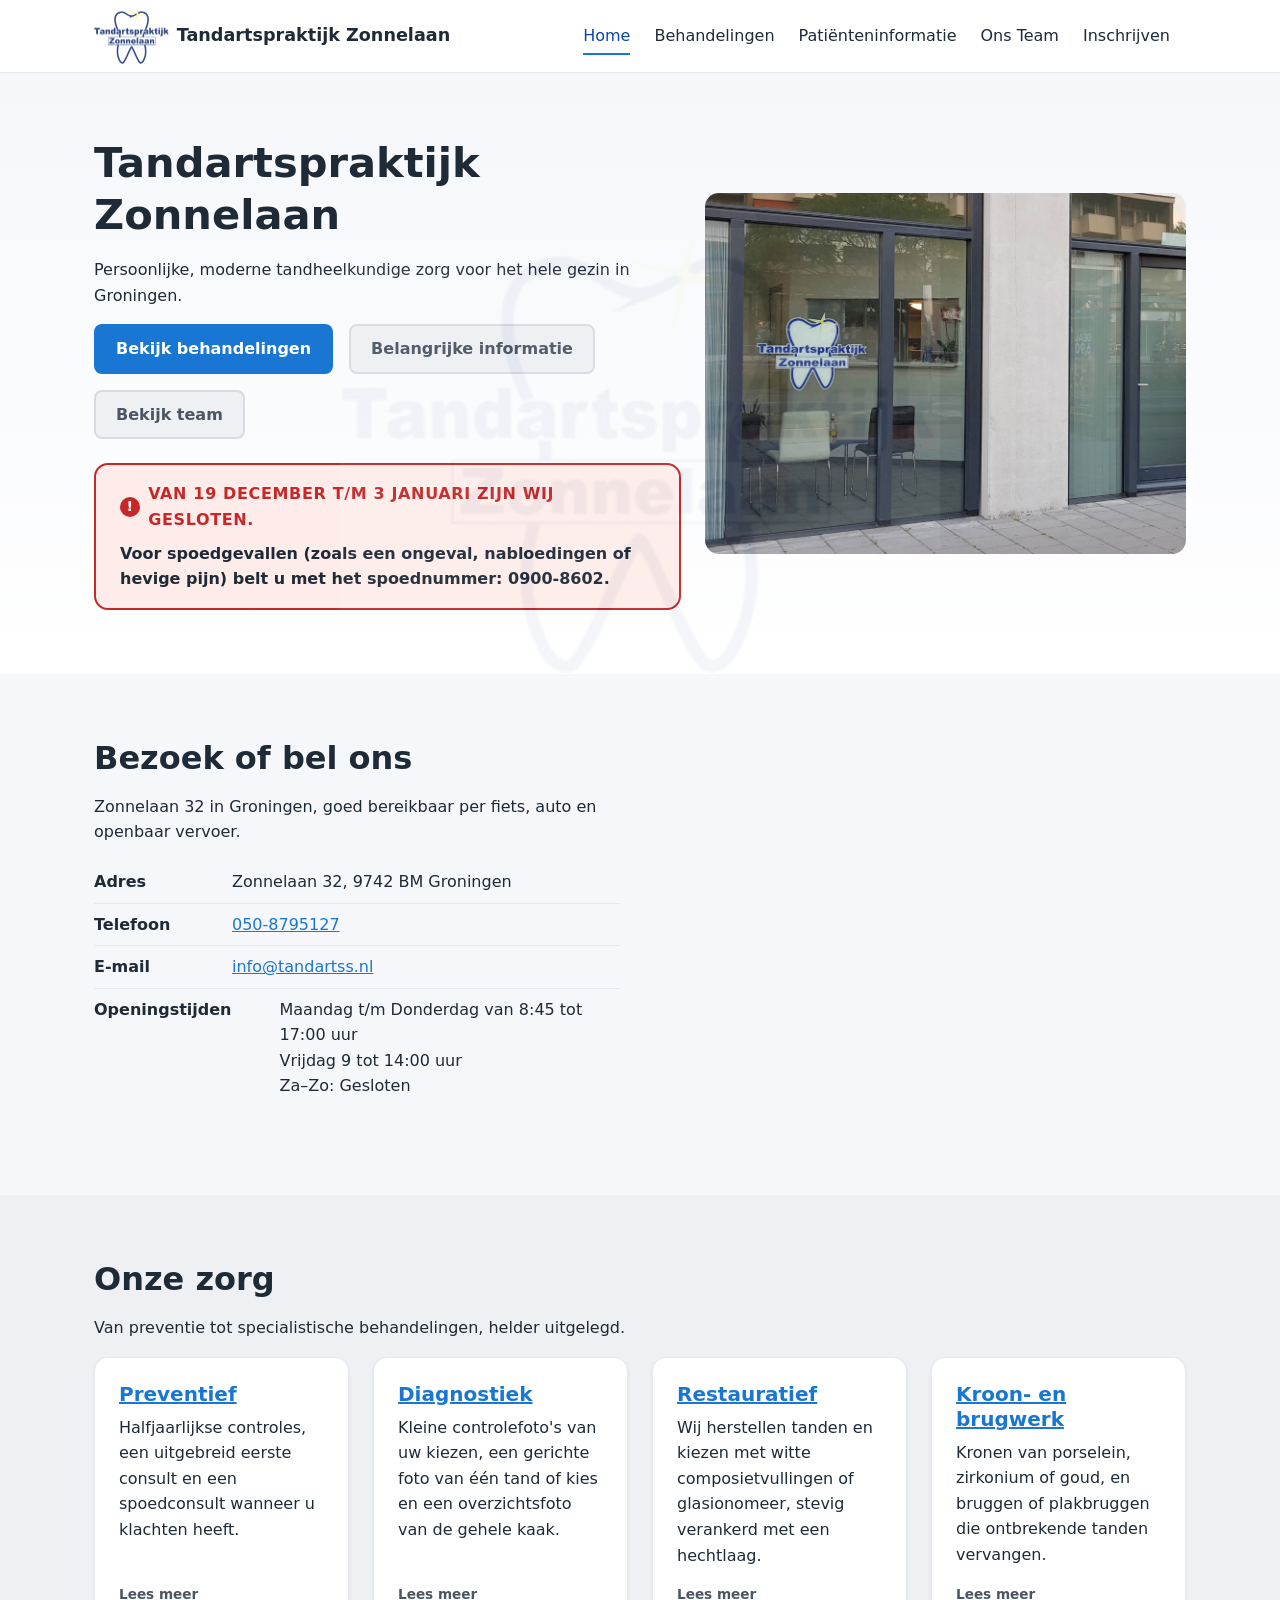
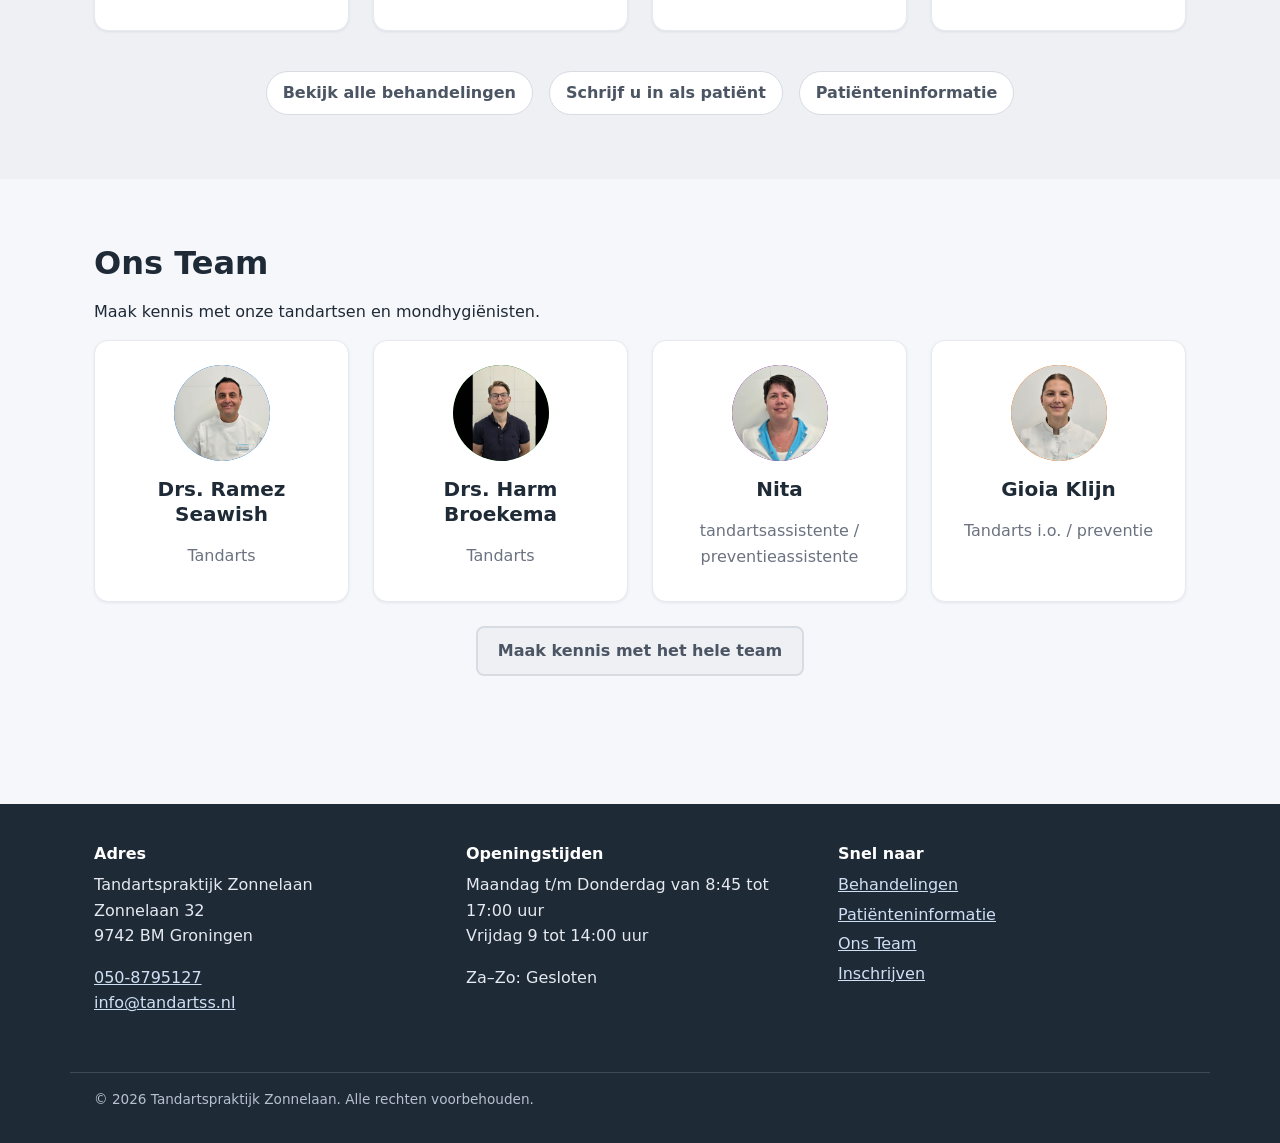
<file: index.html>
<!doctype html>
<html lang="nl">
  <head>
    <meta charset="UTF-8" />
    <meta name="viewport" content="width=device-width, initial-scale=1.0" />
    <title>Tandartspraktijk Zonnelaan - Home</title>
    <meta
      name="description"
      content="Tandartspraktijk Zonnelaan in Groningen: persoonlijke tandheelkundige zorg voor het hele gezin."
    />
    <link
      rel="icon"
      href="images/assets/zonnelaan-logo.jpg"
      type="image/jpeg"
    />
    <link rel="stylesheet" href="css/tokens.css" />
    <link rel="stylesheet" href="css/layout.css" />
    <link rel="stylesheet" href="css/components.css" />
    <link rel="stylesheet" href="css/pages.css" />
  </head>
  <body class="page-home">
    <header class="site-header">
      <div class="container header-inner">
        <a class="brand" href="index.html">
          <img
            class="brand-mark"
            src="images/assets/zonnelaan-logo.png"
            width="1200"
            height="899"
            alt=""
            aria-hidden="true"
          />
          <span>Tandartspraktijk Zonnelaan</span>
        </a>

        <nav aria-label="Hoofdnavigatie">
          <ul class="nav-list">
            <li>
              <a class="nav-link active" aria-current="page" href="index.html">
                Home
              </a>
            </li>
            <li>
              <a class="nav-link" href="treatments.html">Behandelingen</a>
            </li>
            <li>
              <a class="nav-link" href="patient-information.html">
                Patiënteninformatie
              </a>
            </li>
            <li>
              <a class="nav-link" href="team.html">Ons Team</a>
            </li>
            <li>
              <a class="nav-link" href="register.html">Inschrijven</a>
            </li>
          </ul>
        </nav>

        <div class="header-actions">
          <button
            type="button"
            class="hamburger-btn"
            aria-expanded="false"
            aria-controls="mobile-nav-panel"
            aria-label="Menu openen of sluiten"
          >
            <span class="bar"></span>
          </button>
        </div>
      </div>

      <nav
        id="mobile-nav-panel"
        class="mobile-nav-panel container"
        hidden
        aria-label="Mobiele navigatie"
      >
        <ul>
          <li>
            <a class="nav-link active" aria-current="page" href="index.html">
              Home
            </a>
          </li>
          <li>
            <a class="nav-link" href="treatments.html">Behandelingen</a>
          </li>
          <li>
            <a class="nav-link" href="patient-information.html">
              Patiënteninformatie
            </a>
          </li>
          <li>
            <a class="nav-link" href="team.html">Ons Team</a>
          </li>
          <li>
            <a class="nav-link" href="register.html">Inschrijven</a>
          </li>
        </ul>
      </nav>
    </header>

    <main id="main">
      <section class="hero">
        <div class="container hero-inner">
          <div>
            <h1 class="js-hero-title">Tandartspraktijk Zonnelaan</h1>
            <p class="js-hero-subtitle">
              Persoonlijke, moderne tandheelkundige zorg voor het hele gezin in
              Groningen.
            </p>
            <div class="hero-actions">
              <a class="btn btn-primary" href="#services">
                Bekijk behandelingen
              </a>
              <a class="btn btn-secondary" href="patient-information.html">
                Belangrijke informatie
              </a>
              <a class="btn btn-secondary" href="#team">Bekijk team</a>
            </div>
            <!-- Optional notice, filled in by js/home.js from
                 content/index.json (notice_title / notice). Stays hidden
                 when both are empty. -->
            <div class="callout callout--danger hero-notice" role="status" hidden>
              <p class="hero-notice-title js-notice-title" hidden></p>
              <p class="hero-notice-text js-notice" hidden></p>
            </div>
          </div>
          <img
            class="hero-art"
            src="images/assets/zonnelaan-front-2.png"
            alt=""
            aria-hidden="true"
          />
        </div>
      </section>

      <section class="section" id="location">
        <div class="container">
          <div class="location-grid">
            <div class="location-info">
              <h2 class="js-location-title">Bezoek of bel ons</h2>
              <p class="js-location-subtitle">
                Zonnelaan 32 in Groningen, goed bereikbaar per fiets, auto en
                openbaar vervoer.
              </p>

              <dl class="location-details">
                <li>
                  <dt>Adres</dt>
                  <dd class="js-address">Zonnelaan 32, 9742 BM Groningen</dd>
                </li>
                <li>
                  <dt>Telefoon</dt>
                  <dd>
                    <a class="js-phone" href="tel:0508795127">050-8795127</a>
                  </dd>
                </li>
                <li>
                  <dt>E-mail</dt>
                  <dd>
                    <a class="js-email" href="mailto:info@tandartss.nl">
                      info@tandartss.nl
                    </a>
                  </dd>
                </li>
                <li>
                  <dt>Openingstijden</dt>
                  <dd>
                    <span class="multiline js-hours-weekday">Maandag t/m Donderdag van 8:45 tot 17:00 uur</span>
                    <br />
                    <span class="multiline js-hours-weekend">Za–Zo: Gesloten</span>
                  </dd>
                </li>
              </dl>
            </div>

            <div class="location-map">
              <iframe
                class="map-embed"
                src="https://www.google.com/maps?q=Zonnelaan+32,+9742+BM+Groningen&output=embed"
                loading="lazy"
                referrerpolicy="no-referrer-when-downgrade"
                title="Kaart naar Zonnelaan 32, Groningen"
              ></iframe>
            </div>
          </div>
        </div>
      </section>

      <section class="section section--alt" id="services">
        <div class="container">
          <h2 class="js-services-title">Onze zorg</h2>
          <p class="js-services-subtitle">
            Van preventie tot specialistische behandelingen, helder uitgelegd.
          </p>

          <!-- Title + link follow the first 4 categories of
               content/treatments.json, text comes from service_N_text in
               content/index.json; both filled in by js/home.js. The markup
               below is only the fallback before the content loads. -->
          <div class="card-grid card-grid--4">
            <a class="card service-card js-service-card" href="treatments.html#preventief">
              <h3 class="js-service-title">Preventief</h3>
              <p class="js-service-text">
                Halfjaarlijkse controles, een uitgebreid eerste consult en een
                spoedconsult wanneer u klachten heeft.
              </p>
              <span>Lees meer</span>
            </a>
            <a class="card service-card js-service-card" href="treatments.html#diagnostiek">
              <h3 class="js-service-title">Diagnostiek</h3>
              <p class="js-service-text">
                Kleine controlefoto's van uw kiezen, een gerichte foto van één
                tand of kies en een overzichtsfoto van de gehele kaak.
              </p>
              <span>Lees meer</span>
            </a>
            <a class="card service-card js-service-card" href="treatments.html#restauratief">
              <h3 class="js-service-title">Restauratief</h3>
              <p class="js-service-text">
                Wij herstellen tanden en kiezen met witte composietvullingen of
                glasionomeer, stevig verankerd met een hechtlaag.
              </p>
              <span>Lees meer</span>
            </a>
            <a class="card service-card js-service-card" href="treatments.html#kroon-en-brugwerk">
              <h3 class="js-service-title">Kroon- en brugwerk</h3>
              <p class="js-service-text">
                Kronen van porselein, zirkonium of goud, en bruggen of plakbruggen
                die ontbrekende tanden vervangen.
              </p>
              <span>Lees meer</span>
            </a>
          </div>

          <div class="explore-links">
            <a class="explore-link" href="treatments.html">
              Bekijk alle behandelingen
            </a>
            <a class="explore-link" href="register.html">
              Schrijf u in als patiënt
            </a>
            <a class="explore-link" href="patient-information.html">
              Patiënteninformatie
            </a>
          </div>
        </div>
      </section>

      <section class="section" id="team">
        <div class="container">
          <h2 class="js-team-title">Ons Team</h2>
          <p class="js-team-subtitle">
            Maak kennis met onze tandartsen en mondhygiënisten.
          </p>

          <div class="card-grid card-grid--4" id="staff-preview-grid">
            <!-- Up to 4 cards are cloned from this template and filled in by
                 js/home.js from content/our-team.json (same source as team.html,
                 editable via Pages CMS). -->
            <template id="staff-preview-card-template">
              <div class="card staff-card">
                <div class="avatar" aria-hidden="true"></div>
                <h3 class="js-name"></h3>
                <p class="staff-role js-role"></p>
              </div>
            </template>
          </div>

          <div class="section-cta">
            <a class="btn btn-secondary" href="team.html">
              Maak kennis met het hele team
            </a>
          </div>
        </div>
      </section>
    </main>

    <footer class="site-footer">
      <div class="container footer-grid">
        <div>
          <h3>Adres</h3>
          <p>
            Tandartspraktijk Zonnelaan
            <br />
            Zonnelaan 32
            <br />
            9742 BM Groningen
          </p>
          <p>
            <a href="tel:0508795127">050-8795127</a>
            <br />
            <a href="mailto:info@tandartss.nl">info@tandartss.nl</a>
          </p>
        </div>
        <div>
          <h3>Openingstijden</h3>
          <p class="multiline js-hours-weekday">Maandag t/m Donderdag van 8:45 tot 17:00 uur</p>
          <p class="multiline js-hours-weekend">Za–Zo: Gesloten</p>
        </div>
        <div>
          <h3>Snel naar</h3>
          <ul>
            <li>
              <a href="treatments.html">Behandelingen</a>
            </li>
            <li>
              <a href="patient-information.html">Patiënteninformatie</a>
            </li>
            <li><a href="team.html">Ons Team</a></li>
            <li><a href="register.html">Inschrijven</a></li>
          </ul>
        </div>
      </div>
      <div class="container footer-bottom">
        <p>© 2026 Tandartspraktijk Zonnelaan. Alle rechten voorbehouden.</p>
      </div>
    </footer>

    <script src="js/nav.js" defer></script>
    <script src="js/opening-hours.js" defer></script>
    <script src="js/accordion.js" defer></script>
    <script src="js/home.js" defer></script>
  </body>
</html>
</file>
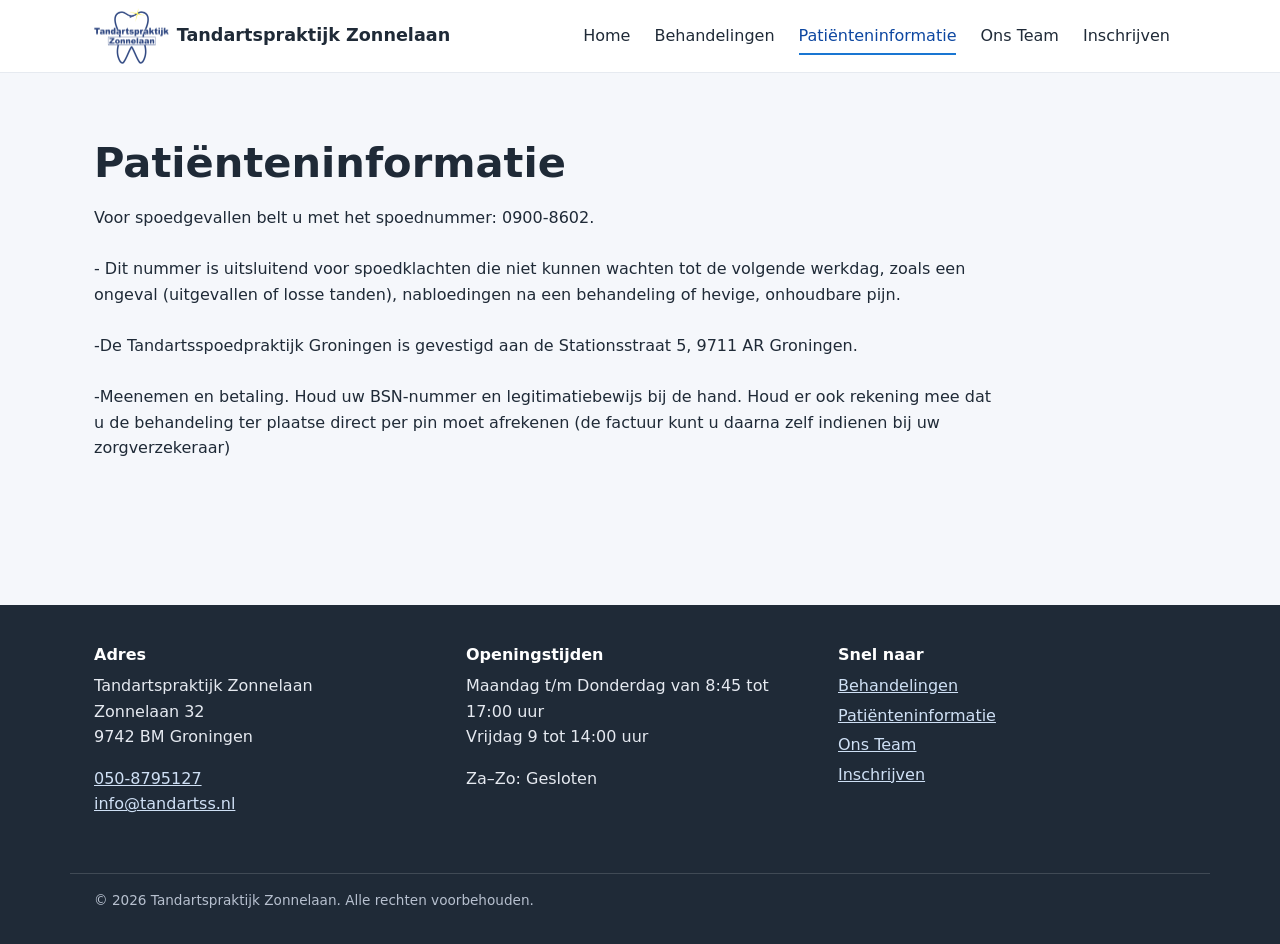
<file: patient-information.html>
<!doctype html>
<html lang="nl">
  <head>
    <meta charset="UTF-8" />
    <meta name="viewport" content="width=device-width, initial-scale=1.0" />
    <title>Tandartspraktijk Zonnelaan - Patiënteninformatie</title>
    <meta
      name="description"
      content="Wat te doen bij een tandheelkundige noodsituatie, en informatie over NZa-tarieven, aanvullende tandartsverzekering en rechtstreekse facturatie bij Tandartspraktijk Zonnelaan."
    />
    <link rel="icon" href="images/assets/zonnelaan-logo.jpg" type="image/jpeg" />
    <link rel="stylesheet" href="css/tokens.css" />
    <link rel="stylesheet" href="css/layout.css" />
    <link rel="stylesheet" href="css/components.css" />
    <link rel="stylesheet" href="css/pages.css" />
  </head>
  <body>
    <header class="site-header">
      <div class="container header-inner">
        <a class="brand" href="index.html">
          <img
            class="brand-mark"
            src="images/assets/zonnelaan-logo.png"
            width="1200"
            height="899"
            alt=""
            aria-hidden="true"
          />
          <span>Tandartspraktijk Zonnelaan</span>
        </a>

        <nav aria-label="Hoofdnavigatie">
          <ul class="nav-list">
            <li>
              <a class="nav-link" href="index.html">
                Home
              </a>
            </li>
            <li>
              <a
                class="nav-link"
                href="treatments.html"
              >
                Behandelingen
              </a>
            </li>
            <li>
              <a
                class="nav-link active"
                aria-current="page"
                href="patient-information.html"
              >
                Patiënteninformatie
              </a>
            </li>
            <li>
              <a class="nav-link" href="team.html">
                Ons Team
              </a>
            </li>
            <li>
              <a
                class="nav-link"
                href="register.html"
              >
                Inschrijven
              </a>
            </li>
          </ul>
        </nav>

        <div class="header-actions">
          <button
            type="button"
            class="hamburger-btn"
            aria-expanded="false"
            aria-controls="mobile-nav-panel"
            aria-label="Menu openen of sluiten"
          >
            <span class="bar"></span>
          </button>
        </div>
      </div>

      <nav
        id="mobile-nav-panel"
        class="mobile-nav-panel container"
        hidden
        aria-label="Mobiele navigatie"
      >
        <ul>
          <li>
            <a class="nav-link" href="index.html">Home</a>
          </li>
          <li>
            <a
              class="nav-link"
              href="treatments.html"
            >
              Behandelingen
            </a>
          </li>
          <li>
            <a
              class="nav-link active"
              aria-current="page"
              href="patient-information.html"
            >
              Patiënteninformatie
            </a>
          </li>
          <li>
            <a class="nav-link" href="team.html">
              Ons Team
            </a>
          </li>
          <li>
            <a
              class="nav-link"
              href="register.html"
            >
              Inschrijven
            </a>
          </li>
        </ul>
      </nav>
    </header>

    <main id="main">
      <section class="section">
        <div class="container">
          <h1 class="js-title">Patiënteninformatie</h1>
          <p class="multiline js-subtitle">Alles wat u als patiënt moet weten: wat te doen bij een spoedgeval, en wat een behandeling kost en wat wordt vergoed.</p>

          <div id="patient-info-sections">
            <!-- Sections/subsections are cloned from these templates and
                 filled in by js/patient-information.js from
                 content/patient-information.json (editable via Pages CMS) -->
            <template id="patient-info-section-template">
              <div class="patient-info-section">
                <h2 class="js-section-title"></h2>
                <p class="js-section-intro"></p>
                <div class="js-subsections"></div>
              </div>
            </template>

            <template id="patient-info-subsection-template">
              <div class="patient-info-subsection">
                <h3 class="js-subsection-title"></h3>
                <p class="js-subsection-text"></p>
                <a class="btn btn-primary js-subsection-cta"></a>
                <ul class="js-subsection-points"></ul>
              </div>
            </template>
          </div>
        </div>
      </section>
    </main>

    <footer class="site-footer">
      <div class="container footer-grid">
        <div>
          <h3>Adres</h3>
          <p>
            Tandartspraktijk Zonnelaan
            <br />
            Zonnelaan 32
            <br />
            9742 BM Groningen
          </p>
          <p>
            <a href="tel:0508795127">050-8795127</a>
            <br />
            <a href="mailto:info@tandartss.nl">info@tandartss.nl</a>
          </p>
        </div>
        <div>
          <h3>Openingstijden</h3>
          <p class="multiline js-hours-weekday">Maandag t/m Donderdag van 8:45 tot 17:00 uur</p>
          <p class="multiline js-hours-weekend">Za–Zo: Gesloten</p>
        </div>
        <div>
          <h3>Snel naar</h3>
          <ul>
            <li>
              <a href="treatments.html">
                Behandelingen
              </a>
            </li>
            <li>
              <a href="patient-information.html">Patiënteninformatie</a>
            </li>
            <li><a href="team.html">Ons Team</a></li>
            <li><a href="register.html">Inschrijven</a></li>
          </ul>
        </div>
      </div>
      <div class="container footer-bottom">
        <p>
          © 2026 Tandartspraktijk Zonnelaan. Alle rechten voorbehouden.
        </p>
      </div>
    </footer>

    <script src="js/nav.js" defer></script>
    <script src="js/opening-hours.js" defer></script>
    <script src="js/patient-information.js" defer></script>
  </body>
</html>
</file>
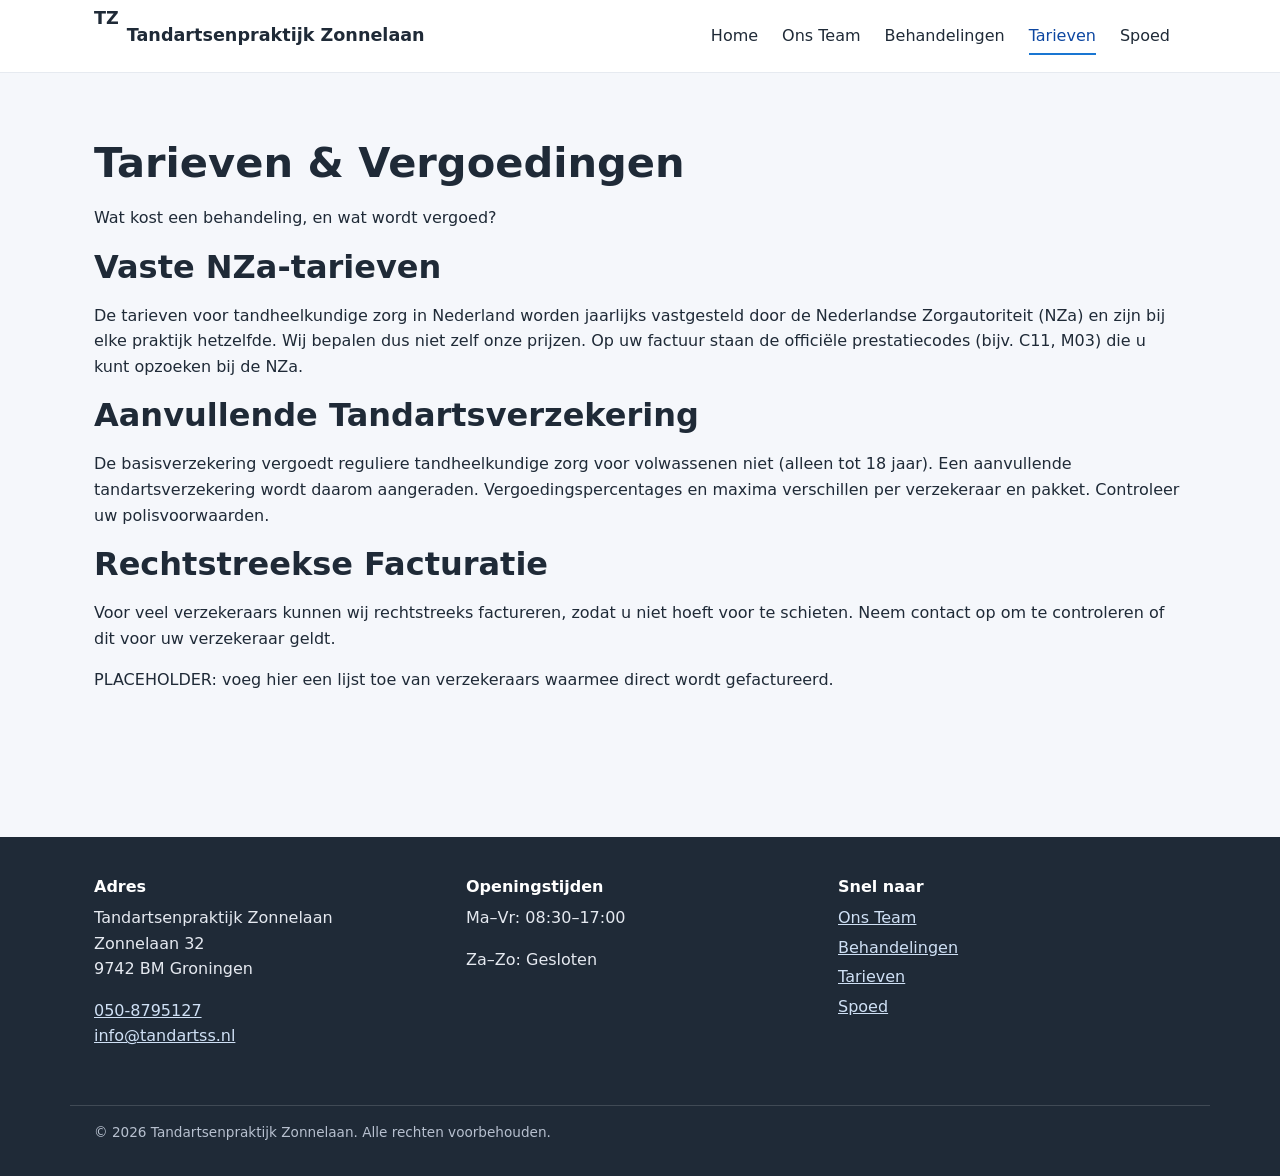
<file: rates.html>
<!doctype html>
<html lang="nl">
  <head>
    <meta charset="UTF-8" />
    <meta name="viewport" content="width=device-width, initial-scale=1.0" />
    <title>Tandartsenpraktijk Zonnelaan - Tarieven & Vergoedingen</title>
    <meta
      name="description"
      content="Informatie over NZa-tarieven, aanvullende tandartsverzekering en rechtstreekse facturatie bij Tandartsenpraktijk Zonnelaan."
    />
    <link
      rel="icon"
      href="data:image/svg+xml,%3Csvg xmlns='http://www.w3.org/2000/svg' viewBox='0 0 100 100'%3E%3Ccircle cx='50' cy='50' r='50' fill='%231976d2'/%3E%3Ctext x='50' y='68' font-size='55' text-anchor='middle' fill='white' font-family='Arial'%3EZ%3C/text%3E%3C/svg%3E"
    />
    <link rel="stylesheet" href="css/tokens.css" />
    <link rel="stylesheet" href="css/layout.css" />
    <link rel="stylesheet" href="css/components.css" />
    <link rel="stylesheet" href="css/pages.css" />
  </head>
  <body>
    <header class="site-header">
      <div class="container header-inner">
        <a class="brand" href="index.html">
          <span class="brand-mark" aria-hidden="true">TZ</span>
          <span>Tandartsenpraktijk Zonnelaan</span>
        </a>

        <nav aria-label="Hoofdnavigatie">
          <ul class="nav-list">
            <li>
              <a class="nav-link" href="index.html">
                Home
              </a>
            </li>
            <li>
              <a class="nav-link" href="team.html">
                Ons Team
              </a>
            </li>
            <li>
              <a
                class="nav-link"
                href="treatments.html"
              >
                Behandelingen
              </a>
            </li>
            <li>
              <a
                class="nav-link active"
                aria-current="page"
                href="rates.html"
              >
                Tarieven
              </a>
            </li>
            <li>
              <a
                class="nav-link"
                href="emergency.html"
              >
                Spoed
              </a>
            </li>
          </ul>
        </nav>

        <div class="header-actions">
          <button
            type="button"
            class="hamburger-btn"
            aria-expanded="false"
            aria-controls="mobile-nav-panel"
            aria-label="Menu openen of sluiten"
          >
            <span class="bar"></span>
          </button>
        </div>
      </div>

      <nav
        id="mobile-nav-panel"
        class="mobile-nav-panel container"
        hidden
        aria-label="Mobiele navigatie"
      >
        <ul>
          <li>
            <a class="nav-link" href="index.html">Home</a>
          </li>
          <li>
            <a class="nav-link" href="team.html">
              Ons Team
            </a>
          </li>
          <li>
            <a
              class="nav-link"
              href="treatments.html"
            >
              Behandelingen
            </a>
          </li>
          <li>
            <a
              class="nav-link active"
              aria-current="page"
              href="rates.html"
            >
              Tarieven
            </a>
          </li>
          <li>
            <a class="nav-link" href="emergency.html">
              Spoed
            </a>
          </li>
        </ul>
      </nav>
    </header>

    <main id="main">
      <section class="section">
        <div class="container">
          <h1>Tarieven & Vergoedingen</h1>
          <p>
            Wat kost een behandeling, en wat wordt vergoed?
          </p>

          <div class="rates-section">
            <h2>Vaste NZa-tarieven</h2>
            <p>
              De tarieven voor tandheelkundige zorg in Nederland worden
              jaarlijks vastgesteld door de Nederlandse Zorgautoriteit (NZa) en
              zijn bij elke praktijk hetzelfde. Wij bepalen dus niet zelf onze
              prijzen. Op uw factuur staan de officiële prestatiecodes (bijv.
              C11, M03) die u kunt opzoeken bij de NZa.
            </p>

            <h2>
              Aanvullende Tandartsverzekering
            </h2>
            <p>
              De basisverzekering vergoedt reguliere tandheelkundige zorg voor
              volwassenen niet (alleen tot 18 jaar). Een aanvullende
              tandartsverzekering wordt daarom aangeraden.
              Vergoedingspercentages en maxima verschillen per verzekeraar en
              pakket. Controleer uw polisvoorwaarden.
            </p>

            <h2>Rechtstreekse Facturatie</h2>
            <p>
              Voor veel verzekeraars kunnen wij rechtstreeks factureren, zodat u
              niet hoeft voor te schieten. Neem contact op om te controleren of
              dit voor uw verzekeraar geldt.
            </p>
            <p class="rates-note">
              PLACEHOLDER: voeg hier een lijst toe van verzekeraars waarmee
              direct wordt gefactureerd.
            </p>
          </div>
        </div>
      </section>
    </main>

    <footer class="site-footer">
      <div class="container footer-grid">
        <div>
          <h3>Adres</h3>
          <p>
            Tandartsenpraktijk Zonnelaan
            <br />
            Zonnelaan 32
            <br />
            9742 BM Groningen
          </p>
          <p>
            <a href="tel:0508795127">050-8795127</a>
            <br />
            <a href="mailto:info@tandartss.nl">info@tandartss.nl</a>
          </p>
        </div>
        <div>
          <h3>Openingstijden</h3>
          <p>Ma–Vr: 08:30–17:00</p>
          <p>Za–Zo: Gesloten</p>
        </div>
        <div>
          <h3>Snel naar</h3>
          <ul>
            <li><a href="team.html">Ons Team</a></li>
            <li>
              <a href="treatments.html">
                Behandelingen
              </a>
            </li>
            <li><a href="rates.html">Tarieven</a></li>
            <li>
              <a href="emergency.html">Spoed</a>
            </li>
          </ul>
        </div>
      </div>
      <div class="container footer-bottom">
        <p>
          © 2026 Tandartsenpraktijk Zonnelaan. Alle rechten voorbehouden.
        </p>
      </div>
    </footer>

    <script src="js/nav.js" defer></script>
    <script src="js/accordion.js" defer></script>
  </body>
</html>
</file>
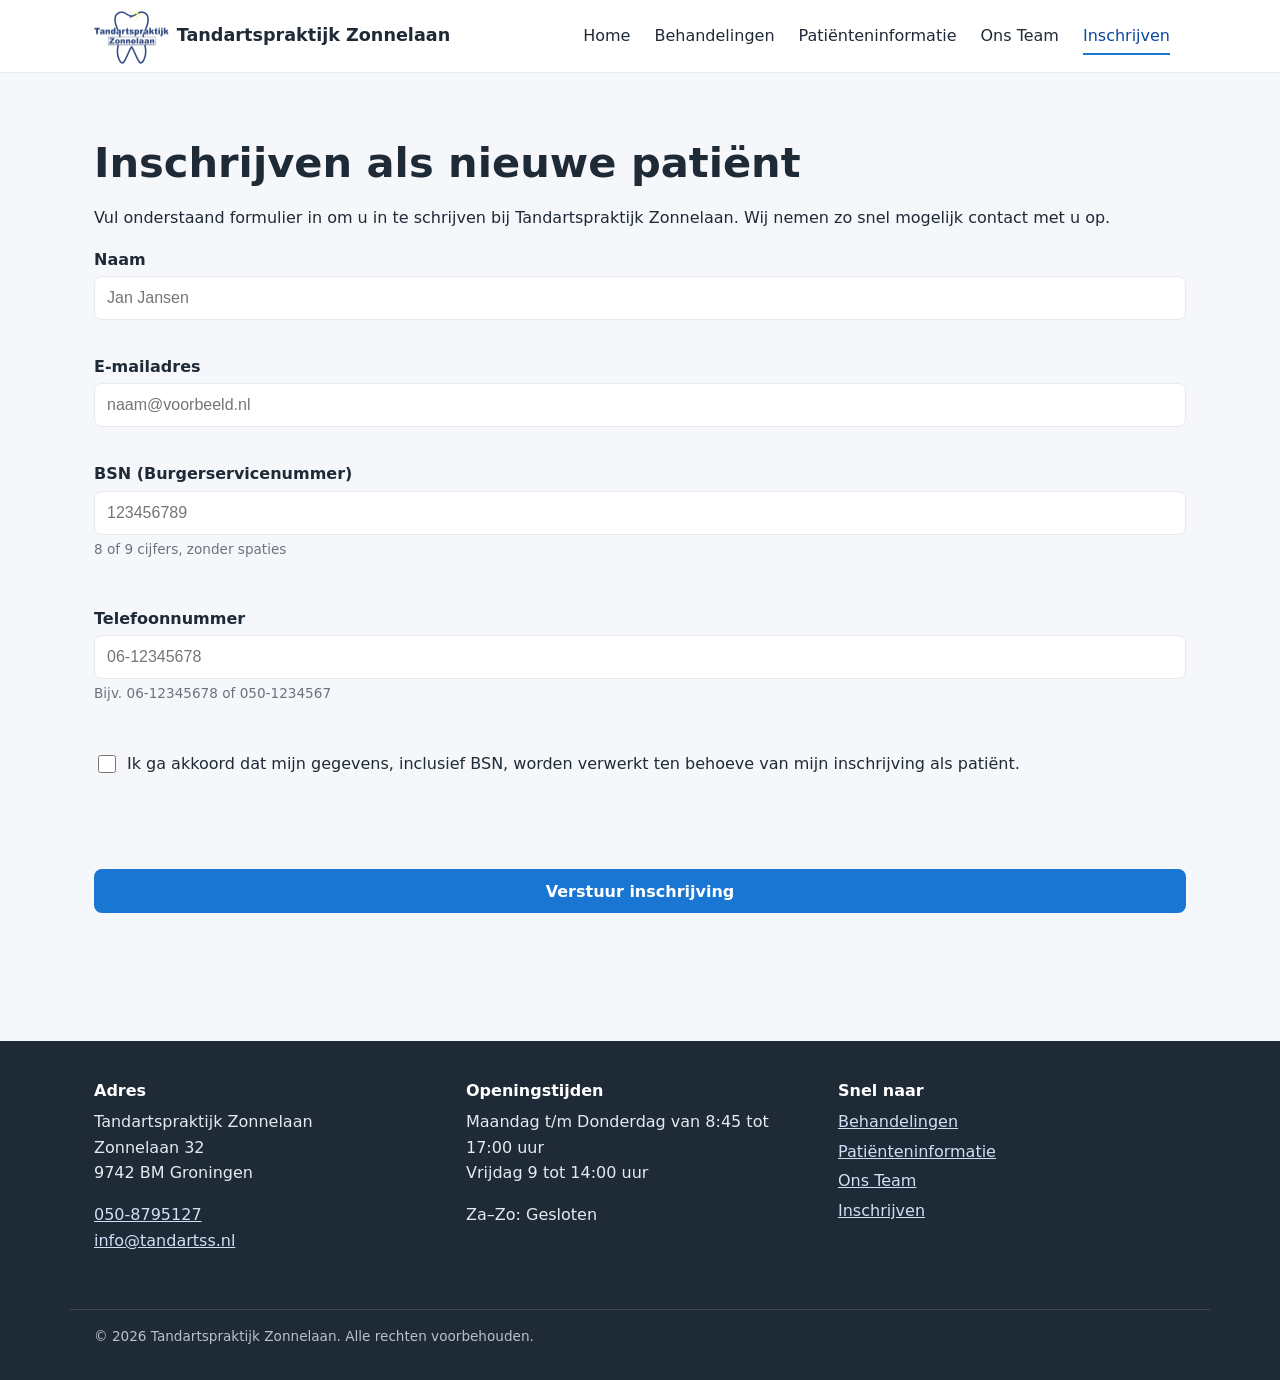
<file: register.html>
<!doctype html>
<html lang="nl">
  <head>
    <meta charset="UTF-8" />
    <meta name="viewport" content="width=device-width, initial-scale=1.0" />
    <title>Tandartspraktijk Zonnelaan - Inschrijven</title>
    <meta
      name="description"
      content="Schrijf u in als nieuwe patiënt bij Tandartspraktijk Zonnelaan."
    />
    <link rel="icon" href="images/assets/zonnelaan-logo.jpg" type="image/jpeg" />
    <link rel="stylesheet" href="css/tokens.css" />
    <link rel="stylesheet" href="css/layout.css" />
    <link rel="stylesheet" href="css/components.css" />
    <link rel="stylesheet" href="css/pages.css" />
    <script
      src="https://challenges.cloudflare.com/turnstile/v0/api.js"
      async
      defer
    ></script>
  </head>
  <body>
    <header class="site-header">
      <div class="container header-inner">
        <a class="brand" href="index.html">
          <img
            class="brand-mark"
            src="images/assets/zonnelaan-logo.png"
            width="1200"
            height="899"
            alt=""
            aria-hidden="true"
          />
          <span>Tandartspraktijk Zonnelaan</span>
        </a>

        <nav aria-label="Hoofdnavigatie">
          <ul class="nav-list">
            <li>
              <a class="nav-link" href="index.html">Home</a>
            </li>
            <li>
              <a class="nav-link" href="treatments.html">Behandelingen</a>
            </li>
            <li>
              <a class="nav-link" href="patient-information.html">
                Patiënteninformatie
              </a>
            </li>
            <li>
              <a class="nav-link" href="team.html">Ons Team</a>
            </li>
            <li>
              <a
                class="nav-link active"
                aria-current="page"
                href="register.html"
              >
                Inschrijven
              </a>
            </li>
          </ul>
        </nav>

        <div class="header-actions">
          <button
            type="button"
            class="hamburger-btn"
            aria-expanded="false"
            aria-controls="mobile-nav-panel"
            aria-label="Menu openen of sluiten"
          >
            <span class="bar"></span>
          </button>
        </div>
      </div>

      <nav
        id="mobile-nav-panel"
        class="mobile-nav-panel container"
        hidden
        aria-label="Mobiele navigatie"
      >
        <ul>
          <li>
            <a class="nav-link" href="index.html">Home</a>
          </li>
          <li>
            <a class="nav-link" href="treatments.html">Behandelingen</a>
          </li>
          <li>
            <a class="nav-link" href="patient-information.html">
              Patiënteninformatie
            </a>
          </li>
          <li>
            <a class="nav-link" href="team.html">Ons Team</a>
          </li>
          <li>
            <a class="nav-link active" aria-current="page" href="register.html">
              Inschrijven
            </a>
          </li>
        </ul>
      </nav>
    </header>

    <main id="main">
      <section class="section">
        <div class="container">
          <h1 class="js-title">Inschrijven als nieuwe patiënt</h1>
          <p class="js-subtitle">
            Vul onderstaand formulier in om u in te schrijven bij
            Tandartspraktijk Zonnelaan. Wij nemen zo snel mogelijk contact met
            u op.
          </p>

          <div
            class="form-success"
            id="register-success"
            role="status"
            tabindex="-1"
            hidden
          >
            Bedankt voor uw inschrijving! Wij nemen zo snel mogelijk contact met
            u op.
          </div>

          <form id="register-form" novalidate>
            <div class="form-group">
              <label class="form-label js-name-label" for="name">Naam</label>
              <input
                class="form-input"
                type="text"
                id="name"
                name="name"
                autocomplete="name"
                placeholder="Jan Jansen"
                required
              />
              <p class="form-error" id="name-error"></p>
            </div>

            <div class="form-group">
              <label class="form-label js-email-label" for="email">E-mailadres</label>
              <input
                class="form-input"
                type="email"
                id="email"
                name="email"
                autocomplete="email"
                placeholder="naam@voorbeeld.nl"
                required
              />
              <p class="form-error" id="email-error"></p>
            </div>

            <div class="form-group">
              <label class="form-label js-bsn-label" for="bsn">
                BSN (Burgerservicenummer)
              </label>
              <input
                class="form-input"
                type="text"
                id="bsn"
                name="bsn"
                inputmode="numeric"
                pattern="[0-9]{8,9}"
                maxlength="9"
                autocomplete="off"
                placeholder="123456789"
                aria-describedby="bsn-hint"
                required
              />
              <p class="form-hint" id="bsn-hint">
                8 of 9 cijfers, zonder spaties
              </p>
              <p class="form-error" id="bsn-error"></p>
            </div>

            <div class="form-group">
              <label class="form-label js-phone-label" for="phone">Telefoonnummer</label>
              <input
                class="form-input"
                type="tel"
                id="phone"
                name="phone"
                autocomplete="tel"
                placeholder="06-12345678"
                aria-describedby="phone-hint"
                required
              />
              <p class="form-hint" id="phone-hint">
                Bijv. 06-12345678 of 050-1234567
              </p>
              <p class="form-error" id="phone-error"></p>
            </div>

            <div class="form-group">
              <div class="form-checkbox-row">
                <input type="checkbox" id="consent" name="consent" required />
                <label class="js-consent-text" for="consent">
                  Ik ga akkoord dat mijn gegevens, inclusief BSN, worden
                  verwerkt ten behoeve van mijn inschrijving als patiënt.
                </label>
              </div>
              <p class="form-error" id="consent-error"></p>
            </div>

            <div class="form-group">
              <div
                class="cf-turnstile"
                data-sitekey="0x4AAAAAAEqgilZiNKvdlVGS"
              ></div>
              <p class="form-error" id="turnstile-error"></p>
            </div>

            <p class="form-error" id="submit-error" role="alert"></p>

            <button class="btn btn-primary btn-block js-submit-label" type="submit">
              Verstuur inschrijving
            </button>
          </form>
        </div>
      </section>
    </main>

    <footer class="site-footer">
      <div class="container footer-grid">
        <div>
          <h3>Adres</h3>
          <p>
            Tandartspraktijk Zonnelaan
            <br />
            Zonnelaan 32
            <br />
            9742 BM Groningen
          </p>
          <p>
            <a href="tel:0508795127">050-8795127</a>
            <br />
            <a href="mailto:info@tandartss.nl">info@tandartss.nl</a>
          </p>
        </div>
        <div>
          <h3>Openingstijden</h3>
          <p class="multiline js-hours-weekday">Maandag t/m Donderdag van 8:45 tot 17:00 uur</p>
          <p class="multiline js-hours-weekend">Za–Zo: Gesloten</p>
        </div>
        <div>
          <h3>Snel naar</h3>
          <ul>
            <li>
              <a href="treatments.html">Behandelingen</a>
            </li>
            <li>
              <a href="patient-information.html">Patiënteninformatie</a>
            </li>
            <li><a href="team.html">Ons Team</a></li>
            <li><a href="register.html">Inschrijven</a></li>
          </ul>
        </div>
      </div>
      <div class="container footer-bottom">
        <p>© 2026 Tandartspraktijk Zonnelaan. Alle rechten voorbehouden.</p>
      </div>
    </footer>

    <script src="js/nav.js" defer></script>
    <script src="js/opening-hours.js" defer></script>
    <script src="js/register.js" defer></script>
  </body>
</html>
</file>
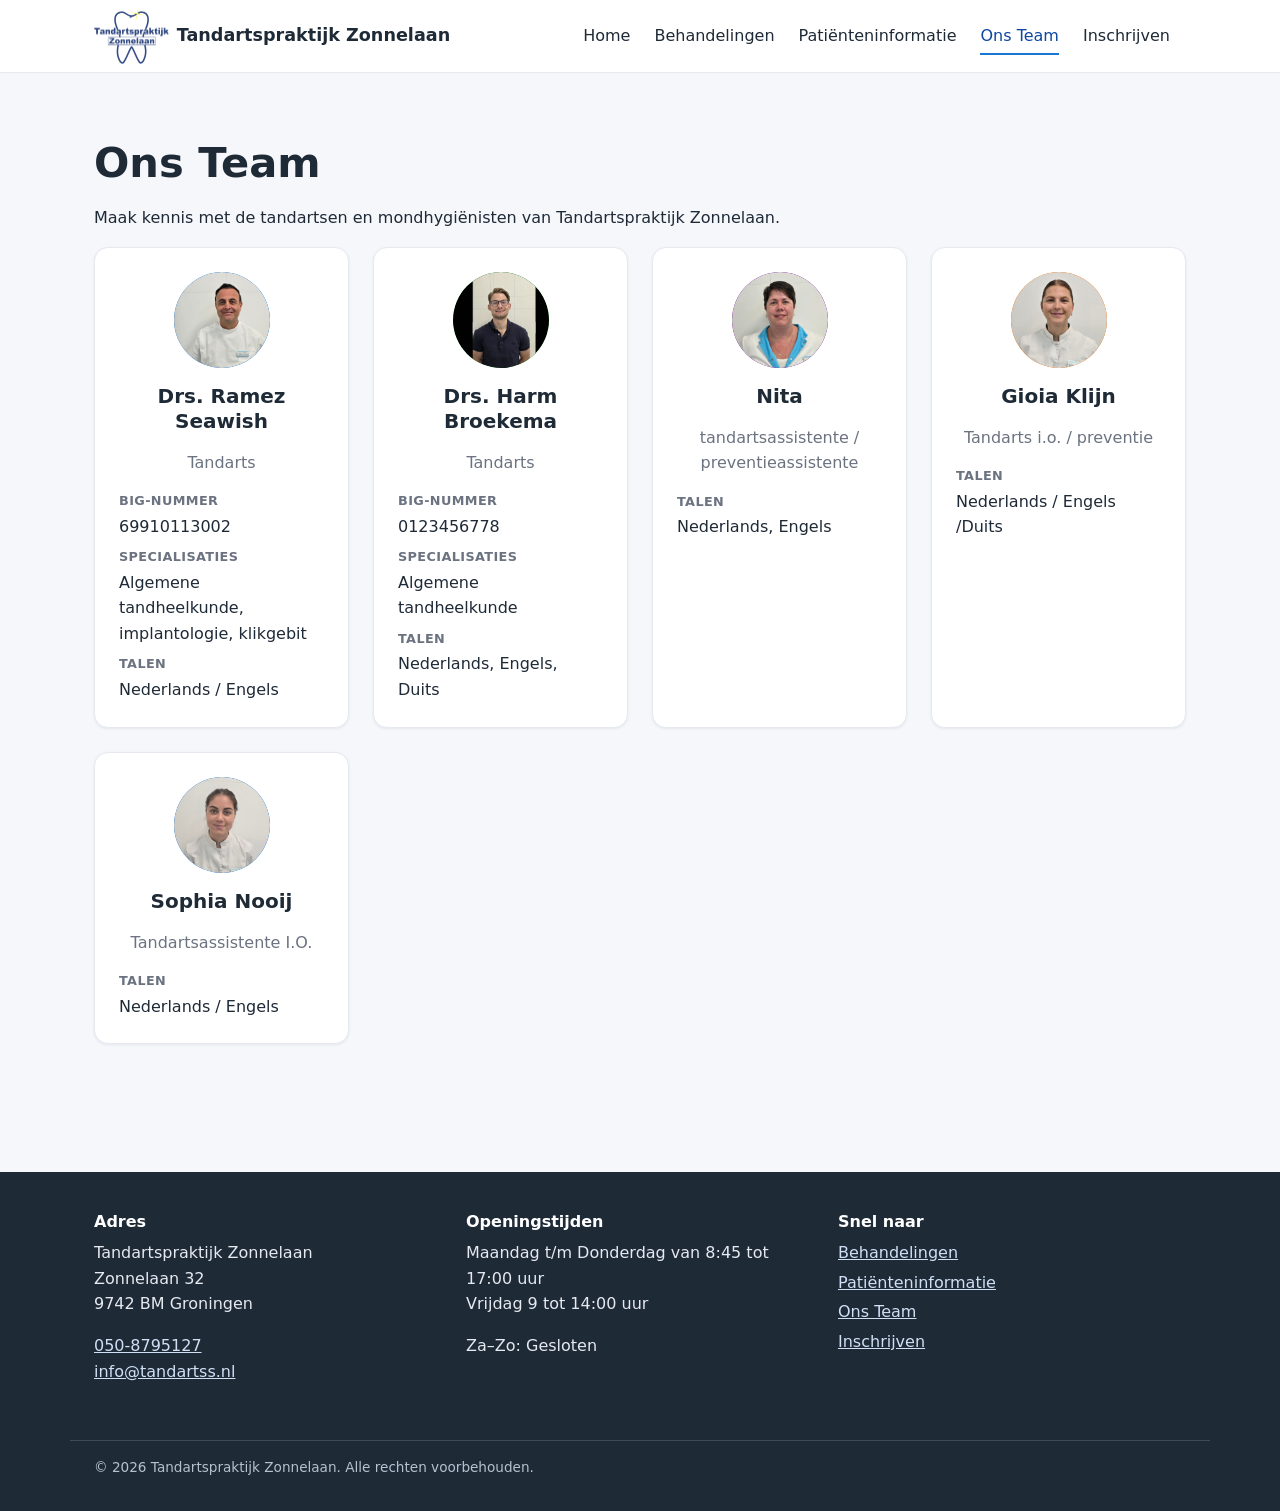
<file: team.html>
<!doctype html>
<html lang="nl">
  <head>
    <meta charset="UTF-8" />
    <meta name="viewport" content="width=device-width, initial-scale=1.0" />
    <title>Tandartspraktijk Zonnelaan - Ons Team</title>
    <meta
      name="description"
      content="Maak kennis met de tandartsen en mondhygiënisten van Tandartspraktijk Zonnelaan."
    />
    <link rel="icon" href="images/assets/zonnelaan-logo.jpg" type="image/jpeg" />
    <link rel="stylesheet" href="css/tokens.css" />
    <link rel="stylesheet" href="css/layout.css" />
    <link rel="stylesheet" href="css/components.css" />
    <link rel="stylesheet" href="css/pages.css" />
  </head>
  <body>
    <header class="site-header">
      <div class="container header-inner">
        <a class="brand" href="index.html">
          <img
            class="brand-mark"
            src="images/assets/zonnelaan-logo.png"
            width="1200"
            height="899"
            alt=""
            aria-hidden="true"
          />
          <span>Tandartspraktijk Zonnelaan</span>
        </a>

        <nav aria-label="Hoofdnavigatie">
          <ul class="nav-list">
            <li>
              <a class="nav-link" href="index.html">
                Home
              </a>
            </li>
            <li>
              <a
                class="nav-link"
                href="treatments.html"
              >
                Behandelingen
              </a>
            </li>
            <li>
              <a
                class="nav-link"
                href="patient-information.html"
              >
                Patiënteninformatie
              </a>
            </li>
            <li>
              <a
                class="nav-link active"
                aria-current="page"
                href="team.html"
              >
                Ons Team
              </a>
            </li>
            <li>
              <a class="nav-link" href="register.html">
                Inschrijven
              </a>
            </li>
          </ul>
        </nav>

        <div class="header-actions">
          <button
            type="button"
            class="hamburger-btn"
            aria-expanded="false"
            aria-controls="mobile-nav-panel"
            aria-label="Menu openen of sluiten"
          >
            <span class="bar"></span>
          </button>
        </div>
      </div>

      <nav
        id="mobile-nav-panel"
        class="mobile-nav-panel container"
        hidden
        aria-label="Mobiele navigatie"
      >
        <ul>
          <li>
            <a class="nav-link" href="index.html">Home</a>
          </li>
          <li>
            <a
              class="nav-link"
              href="treatments.html"
            >
              Behandelingen
            </a>
          </li>
          <li>
            <a class="nav-link" href="patient-information.html">
              Patiënteninformatie
            </a>
          </li>
          <li>
            <a
              class="nav-link active"
              aria-current="page"
              href="team.html"
            >
              Ons Team
            </a>
          </li>
          <li>
            <a class="nav-link" href="register.html">
              Inschrijven
            </a>
          </li>
        </ul>
      </nav>
    </header>

    <main id="main">
      <section class="section">
        <div class="container">
          <h1 class="js-title">Ons Team</h1>
          <p class="js-subtitle">
            Maak kennis met de tandartsen en mondhygiënisten van
            Tandartspraktijk Zonnelaan.
          </p>

          <div class="card-grid card-grid--auto" id="staff-grid">
            <!-- Cards are cloned from this template and filled in by js/team.js from content/our-team.json (editable via Pages CMS) -->
            <template id="staff-card-template">
              <div class="card staff-card">
                <div class="avatar" aria-hidden="true"></div>
                <h3 class="js-name"></h3>
                <p class="staff-role js-role"></p>
                <dl>
                  <dt class="js-license-label">
                    BIG-nummer
                  </dt>
                  <dd class="js-license-number"></dd>
                  <dt class="js-specializations-label">
                    Specialisaties
                  </dt>
                  <dd class="js-specializations"></dd>
                  <dt class="js-languages-label">Talen</dt>
                  <dd class="js-languages"></dd>
                </dl>
                <p class="staff-bio js-bio"></p>
              </div>
            </template>
          </div>
        </div>
      </section>
    </main>

    <footer class="site-footer">
      <div class="container footer-grid">
        <div>
          <h3>Adres</h3>
          <p>
            Tandartspraktijk Zonnelaan
            <br />
            Zonnelaan 32
            <br />
            9742 BM Groningen
          </p>
          <p>
            <a href="tel:0508795127">050-8795127</a>
            <br />
            <a href="mailto:info@tandartss.nl">info@tandartss.nl</a>
          </p>
        </div>
        <div>
          <h3>Openingstijden</h3>
          <p class="multiline js-hours-weekday">Maandag t/m Donderdag van 8:45 tot 17:00 uur</p>
          <p class="multiline js-hours-weekend">Za–Zo: Gesloten</p>
        </div>
        <div>
          <h3>Snel naar</h3>
          <ul>
            <li>
              <a href="treatments.html">
                Behandelingen
              </a>
            </li>
            <li>
              <a href="patient-information.html">Patiënteninformatie</a>
            </li>
            <li><a href="team.html">Ons Team</a></li>
            <li><a href="register.html">Inschrijven</a></li>
          </ul>
        </div>
      </div>
      <div class="container footer-bottom">
        <p>
          © 2026 Tandartspraktijk Zonnelaan. Alle rechten voorbehouden.
        </p>
      </div>
    </footer>

    <script src="js/nav.js" defer></script>
    <script src="js/opening-hours.js" defer></script>
    <script src="js/accordion.js" defer></script>
    <script src="js/team.js" defer></script>
  </body>
</html>
</file>
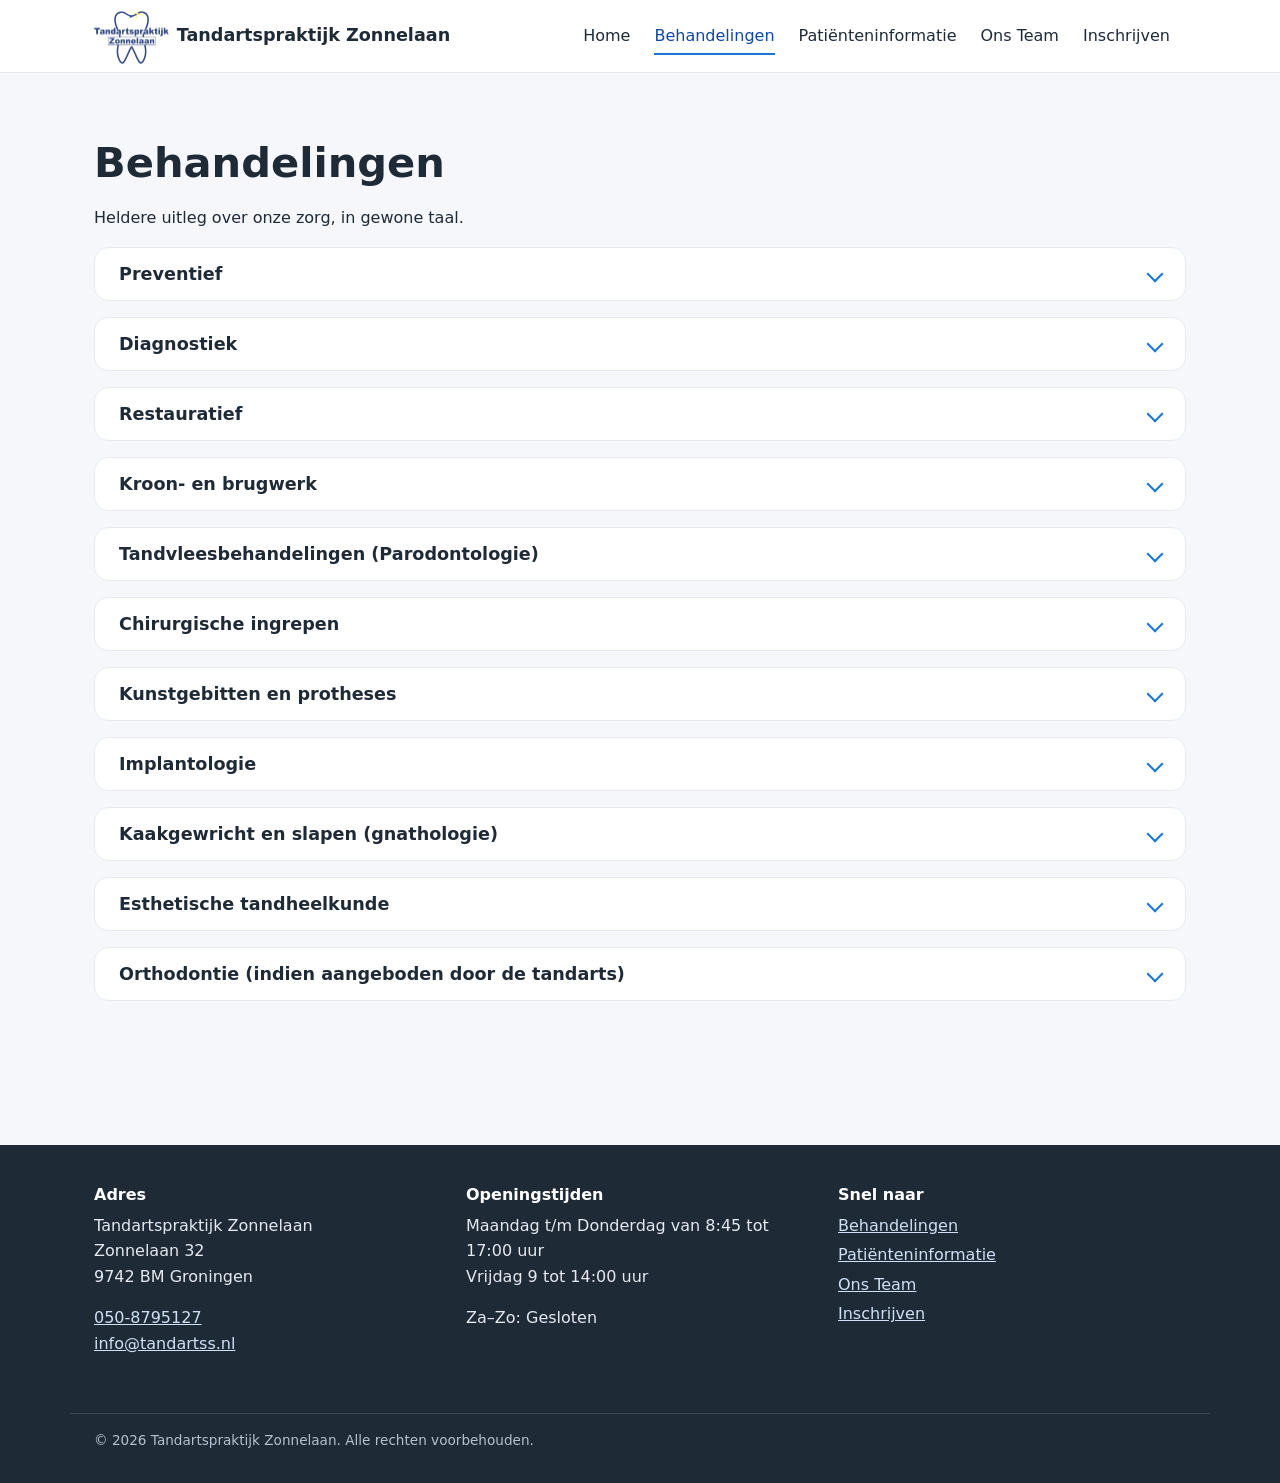
<file: treatments.html>
<!doctype html>
<html lang="nl">
  <head>
    <meta charset="UTF-8" />
    <meta name="viewport" content="width=device-width, initial-scale=1.0" />
    <title>Tandartspraktijk Zonnelaan - Behandelingen</title>
    <meta
      name="description"
      content="Overzicht van behandelingen bij Tandartspraktijk Zonnelaan: preventie, restauratief, specialistische zorg en angstbegeleiding."
    />
    <link rel="icon" href="images/assets/zonnelaan-logo.jpg" type="image/jpeg" />
    <link rel="stylesheet" href="css/tokens.css" />
    <link rel="stylesheet" href="css/layout.css" />
    <link rel="stylesheet" href="css/components.css" />
    <link rel="stylesheet" href="css/pages.css" />
  </head>
  <body>
    <header class="site-header">
      <div class="container header-inner">
        <a class="brand" href="index.html">
          <img
            class="brand-mark"
            src="images/assets/zonnelaan-logo.png"
            width="1200"
            height="899"
            alt=""
            aria-hidden="true"
          />
          <span>Tandartspraktijk Zonnelaan</span>
        </a>

        <nav aria-label="Hoofdnavigatie">
          <ul class="nav-list">
            <li>
              <a class="nav-link" href="index.html">
                Home
              </a>
            </li>
            <li>
              <a
                class="nav-link active"
                aria-current="page"
                href="treatments.html"
              >
                Behandelingen
              </a>
            </li>
            <li>
              <a
                class="nav-link"
                href="patient-information.html"
              >
                Patiënteninformatie
              </a>
            </li>
            <li>
              <a class="nav-link" href="team.html">
                Ons Team
              </a>
            </li>
            <li>
              <a class="nav-link" href="register.html">
                Inschrijven
              </a>
            </li>
          </ul>
        </nav>

        <div class="header-actions">
          <button
            type="button"
            class="hamburger-btn"
            aria-expanded="false"
            aria-controls="mobile-nav-panel"
            aria-label="Menu openen of sluiten"
          >
            <span class="bar"></span>
          </button>
        </div>
      </div>

      <nav
        id="mobile-nav-panel"
        class="mobile-nav-panel container"
        hidden
        aria-label="Mobiele navigatie"
      >
        <ul>
          <li>
            <a class="nav-link" href="index.html">Home</a>
          </li>
          <li>
            <a
              class="nav-link active"
              aria-current="page"
              href="treatments.html"
            >
              Behandelingen
            </a>
          </li>
          <li>
            <a class="nav-link" href="patient-information.html">
              Patiënteninformatie
            </a>
          </li>
          <li>
            <a class="nav-link" href="team.html">
              Ons Team
            </a>
          </li>
          <li>
            <a class="nav-link" href="register.html">
              Inschrijven
            </a>
          </li>
        </ul>
      </nav>
    </header>

    <main id="main">
      <section class="section">
        <div class="container">
          <h1 class="js-title">Behandelingen</h1>
          <p class="treatments-intro js-subtitle">
            Heldere uitleg over onze zorg, in gewone taal.
          </p>

          <div class="accordion" id="treatments-accordion">
            <!-- Categories are cloned from this template and filled in by js/treatments.js from content/treatments.json (editable via Pages CMS) -->
            <template id="treatment-category-template">
              <div class="accordion-item">
                <button class="accordion-header" aria-expanded="false">
                  <span class="accordion-title">
                    <img class="category-icon" alt="" hidden />
                    <span class="js-title"></span>
                  </span>
                  <span class="chevron" aria-hidden="true"></span>
                </button>
                <div class="accordion-panel" role="region" hidden>
                  <p class="js-intro"></p>
                  <ul class="js-items"></ul>
                </div>
              </div>
            </template>
          </div>
        </div>
      </section>
    </main>

    <footer class="site-footer">
      <div class="container footer-grid">
        <div>
          <h3>Adres</h3>
          <p>
            Tandartspraktijk Zonnelaan
            <br />
            Zonnelaan 32
            <br />
            9742 BM Groningen
          </p>
          <p>
            <a href="tel:0508795127">050-8795127</a>
            <br />
            <a href="mailto:info@tandartss.nl">info@tandartss.nl</a>
          </p>
        </div>
        <div>
          <h3>Openingstijden</h3>
          <p class="multiline js-hours-weekday">Maandag t/m Donderdag van 8:45 tot 17:00 uur</p>
          <p class="multiline js-hours-weekend">Za–Zo: Gesloten</p>
        </div>
        <div>
          <h3>Snel naar</h3>
          <ul>
            <li>
              <a href="treatments.html">
                Behandelingen
              </a>
            </li>
            <li>
              <a href="patient-information.html">Patiënteninformatie</a>
            </li>
            <li><a href="team.html">Ons Team</a></li>
            <li><a href="register.html">Inschrijven</a></li>
          </ul>
        </div>
      </div>
      <div class="container footer-bottom">
        <p>
          © 2026 Tandartspraktijk Zonnelaan. Alle rechten voorbehouden.
        </p>
      </div>
    </footer>

    <script src="js/nav.js" defer></script>
    <script src="js/opening-hours.js" defer></script>
    <script src="js/accordion.js" defer></script>
    <script src="js/treatments.js" defer></script>
  </body>
</html>
</file>
<file: css/tokens.css>
/* ===== Design tokens ===== */
:root {
  /* Locked brand palette */
  --primary: #1976d2;
  --primary-dark: #0d47a1;
  --bg: #f5f7fb;
  --card: #ffffff;
  --text: #1f2a37;
  --muted: #6b7280;
  --border: #e6eaf0;

  /* Secondary (grey) palette — mirrors the --primary/--primary-dark pattern,
     derived from the existing --muted/--border/--bg family so it reads as
     one cohesive design rather than a second theme. */
  --secondary: #6b7280;
  --secondary-dark: #4b5563;
  --secondary-bg: #eef0f4;
  --secondary-border: #d7dce3;

  /* Supporting tokens */
  --success: #2e7d32;
  --success-bg: #e8f5e9;
  --danger: #c62828;
  --danger-bg: #fdecea;
  --focus-ring: #90caf9;

  --radius: 8px;
  --radius-lg: 14px;
  --shadow-sm: 0 1px 3px rgba(31, 42, 55, 0.08);
  --shadow-md: 0 4px 16px rgba(31, 42, 55, 0.12);

  --space-1: 4px;
  --space-2: 8px;
  --space-3: 16px;
  --space-4: 24px;
  --space-5: 40px;
  --space-6: 64px;

  --font-family: system-ui, -apple-system, "Segoe UI", Roboto, Helvetica, Arial, sans-serif;
  --container-max: 1140px;
  --header-height: 72px;
}

/* Breakpoints used across CSS (documented, not usable as CSS vars in media queries):
   600px  - small tablets
   900px  - desktop nav takes over from hamburger
   1140px - container caps at --container-max
*/

/* ===== Reset ===== */
*, *::before, *::after { box-sizing: border-box; }
html, body { margin: 0; padding: 0; }
html { -webkit-text-size-adjust: 100%; scroll-behavior: smooth; }

body {
  font-family: var(--font-family);
  font-size: 16px;
  line-height: 1.6;
  color: var(--text);
  background: var(--bg);
  display: flex;
  flex-direction: column;
  min-height: 100vh;
}

img { max-width: 100%; display: block; }
a { color: var(--primary); }
a:hover { color: var(--primary-dark); }

h1, h2, h3, h4 { line-height: 1.25; margin: 0 0 var(--space-3); }
h1 { font-size: clamp(1.9rem, 4vw, 2.6rem); }
h2 { font-size: clamp(1.5rem, 3vw, 2rem); }
h3 { font-size: 1.25rem; }
p { margin: 0 0 var(--space-3); }

ul, ol { margin: 0 0 var(--space-3); padding-left: 1.25em; }

button { font-family: inherit; }

/* Visible, accessible focus state everywhere */
a:focus-visible,
button:focus-visible,
input:focus-visible,
select:focus-visible,
textarea:focus-visible,
[tabindex]:focus-visible {
  outline: 3px solid var(--focus-ring);
  outline-offset: 2px;
}

/* CMS text fields that may span multiple lines: each line becomes a row */
.multiline { white-space: pre-line; }

.sr-only {
  position: absolute;
  width: 1px; height: 1px;
  padding: 0; margin: -1px;
  overflow: hidden;
  clip: rect(0, 0, 0, 0);
  white-space: nowrap;
  border: 0;
}
</file>
<file: css/layout.css>
/* ===== Containers ===== */
.container {
  width: 100%;
  max-width: var(--container-max);
  margin: 0 auto;
  padding: 0 var(--space-4);
}

.section {
  padding: var(--space-6) 0;
}
.section--tight {
  padding: var(--space-5) 0;
}
.section--alt {
  background: var(--secondary-bg);
}

/* ===== Header ===== */
.site-header {
  position: sticky;
  top: 0;
  z-index: 50;
  background: var(--card);
  border-bottom: 1px solid var(--border);
}

/* Sticky footer: body is a flex column (tokens.css), main grows to fill
   remaining space so .site-footer stays pinned to the bottom even when
   page content (e.g. collapsed accordions) is shorter than the viewport. */
main {
  flex: 1 0 auto;
}

.header-inner {
  display: flex;
  align-items: center;
  gap: var(--space-3);
  min-height: var(--header-height);
  flex-wrap: wrap;
  padding-top: var(--space-2);
  padding-bottom: var(--space-2);
}

.brand {
  display: flex;
  align-items: center;
  gap: var(--space-2);
  text-decoration: none;
  color: var(--text);
  font-weight: 700;
  font-size: 1rem;
  line-height: 1.25;
  /* Take the free space (pushing nav/hamburger right) but allow shrinking,
     so on narrow phones the name wraps to two lines instead of pushing the
     hamburger button onto its own row. */
  flex: 1 1 0;
  min-width: 0;
}
.brand:hover {
  color: var(--primary-dark);
}
/* Full logo, never cropped: fixed height, width follows the image's own
   proportions (width/height attributes on the <img> reserve the space). */
.brand-mark {
  display: block;
  height: 44px;
  width: auto;
  flex-shrink: 0;
}

/* Desktop nav (hidden on mobile) */
.nav-list {
  display: none;
  list-style: none;
  margin: 0;
  padding: 0;
  gap: var(--space-4);
}
.nav-link {
  text-decoration: none;
  color: var(--text);
  font-weight: 500;
  padding: var(--space-2) 0;
  border-bottom: 2px solid transparent;
}
.nav-link:hover {
  color: var(--primary);
}
.nav-link.active {
  color: var(--primary-dark);
  border-bottom-color: var(--primary);
}

.header-actions {
  display: flex;
  align-items: center;
  gap: var(--space-2);
}

.hamburger-btn {
  background: none;
  border: 1px solid var(--border);
  border-radius: var(--radius);
  width: 44px;
  height: 44px;
  display: flex;
  align-items: center;
  justify-content: center;
  cursor: pointer;
}
.hamburger-btn .bar {
  display: block;
  width: 20px;
  height: 2px;
  background: var(--text);
  position: relative;
}
.hamburger-btn .bar::before,
.hamburger-btn .bar::after {
  content: "";
  position: absolute;
  left: 0;
  width: 20px;
  height: 2px;
  background: var(--text);
}
.hamburger-btn .bar::before {
  top: -6px;
}
.hamburger-btn .bar::after {
  top: 6px;
}

.mobile-nav-panel {
  width: 100%;
  border-top: 1px solid var(--border);
  padding-top: var(--space-3);
  padding-bottom: var(--space-3);
}
.mobile-nav-panel[hidden] {
  display: none;
}
.mobile-nav-panel ul {
  list-style: none;
  margin: 0;
  padding: 0;
  display: flex;
  flex-direction: column;
  gap: var(--space-1);
}
.mobile-nav-panel .nav-link {
  display: block;
  padding: var(--space-2) var(--space-1);
}

/* Very narrow phones (e.g. 320px): "Tandartspraktijk" can't wrap
   mid-word, so shrink logo + name slightly to keep clear of the hamburger. */
@media (max-width: 359px) {
  .brand {
    font-size: 0.9rem;
  }
  .brand-mark {
    height: 38px;
  }
}

@media (min-width: 600px) {
  .brand {
    font-size: 1.1rem;
  }
}

@media (min-width: 900px) {
  .brand-mark {
    height: 56px;
  }
  .nav-list {
    display: flex;
  }
  .hamburger-btn {
    display: none;
  }
  .mobile-nav-panel {
    display: none !important;
  }
}

/* ===== Footer ===== */
.site-footer {
  background: var(--text);
  color: #e5e9f0;
  margin-top: var(--space-6);
}
.footer-grid {
  display: grid;
  grid-template-columns: 1fr;
  gap: var(--space-4);
  padding-top: var(--space-5);
  padding-bottom: var(--space-5);
}
.footer-grid h3 {
  color: #fff;
  font-size: 1rem;
  margin-bottom: var(--space-2);
}
.footer-grid a {
  color: #cfe0f5;
}
.footer-grid ul {
  list-style: none;
  padding: 0;
  margin: 0;
}
.footer-grid li {
  margin-bottom: var(--space-1);
}
.footer-bottom {
  border-top: 1px solid rgba(255, 255, 255, 0.15);
  padding-top: var(--space-3);
  padding-bottom: var(--space-3);
  font-size: 0.85rem;
  color: #b7c0cf;
}

@media (min-width: 600px) {
  .footer-grid {
    grid-template-columns: repeat(2, 1fr);
  }
}
@media (min-width: 900px) {
  .footer-grid {
    grid-template-columns: repeat(3, 1fr);
  }
}
</file>
<file: css/components.css>
/* ===== Buttons ===== */
.btn {
  display: inline-flex;
  align-items: center;
  justify-content: center;
  gap: var(--space-2);
  min-height: 44px;
  padding: 10px 20px;
  border-radius: var(--radius);
  font-weight: 700;
  text-decoration: none;
  border: 2px solid transparent;
  cursor: pointer;
  font-size: 1rem;
}
.btn-primary { background: var(--primary); color: #fff; }
.btn-primary:hover { background: var(--primary-dark); color: #fff; }
.btn-secondary { background: var(--secondary-bg); border-color: var(--secondary-border); color: var(--secondary-dark); }
.btn-secondary:hover { background: var(--secondary-dark); border-color: var(--secondary-dark); color: #fff; }
.btn-emergency { background: var(--danger); color: #fff; }
.btn-emergency:hover { background: #a31f1f; color: #fff; }
.btn-block { width: 100%; }
.btn[hidden] { display: none; }

/* ===== Cards & grids ===== */
.card {
  background: var(--card);
  border: 1px solid var(--border);
  border-radius: var(--radius-lg);
  box-shadow: var(--shadow-sm);
  padding: var(--space-4);
}
.card-grid {
  display: grid;
  gap: var(--space-4);
  grid-template-columns: 1fr;
}
@media (min-width: 600px) {
  .card-grid { grid-template-columns: repeat(2, 1fr); }
}
@media (min-width: 900px) {
  .card-grid--4 { grid-template-columns: repeat(4, 1fr); }
  .card-grid--3 { grid-template-columns: repeat(3, 1fr); }
  .card-grid--auto { grid-template-columns: repeat(auto-fit, minmax(220px, 1fr)); }
}

/* ===== Placeholder ribbon (staff, emergency after-hours) ===== */
.placeholder-ribbon {
  display: inline-block;
  background: #fff3cd;
  color: #7a5b00;
  border: 1px dashed #d8ae2f;
  border-radius: var(--radius);
  font-size: 0.75rem;
  font-weight: 700;
  padding: 3px 8px;
  margin-bottom: var(--space-2);
}

/* ===== Avatar (CSS-only initials placeholder) ===== */
.avatar {
  width: 96px; height: 96px;
  border-radius: 50%;
  display: flex; align-items: center; justify-content: center;
  font-size: 1.6rem;
  font-weight: 700;
  color: #fff;
  margin: 0 auto var(--space-3);
  overflow: hidden;
}
.avatar-photo {
  width: 100%;
  height: 100%;
  object-fit: cover;
  border-radius: 50%;
}

/* ===== Accordion ===== */
.accordion-item {
  border: 1px solid var(--border);
  border-radius: var(--radius-lg);
  background: var(--card);
  margin-bottom: var(--space-3);
  overflow: hidden;
  /* Keep a hash-linked item (treatments.html#preventief) clear of the
     sticky header when it is scrolled into view. */
  scroll-margin-top: calc(var(--header-height) + var(--space-3));
}
.accordion-header {
  width: 100%;
  display: flex;
  align-items: center;
  justify-content: space-between;
  gap: var(--space-3);
  background: none;
  border: 0;
  text-align: left;
  padding: var(--space-3) var(--space-4);
  font-size: 1.1rem;
  font-weight: 700;
  color: var(--text);
  cursor: pointer;
}
.accordion-title {
  display: flex;
  align-items: center;
  gap: var(--space-3);
}
.category-icon {
  width: 36px; height: 36px;
  flex-shrink: 0;
  border-radius: 50%;
  object-fit: cover;
  background: var(--secondary-bg);
}
.category-icon[hidden] { display: none; }
@media (min-width: 600px) {
  .category-icon { width: 44px; height: 44px; }
}
.accordion-header .chevron {
  flex-shrink: 0;
  width: 12px; height: 12px;
  border-right: 2px solid var(--primary);
  border-bottom: 2px solid var(--primary);
  transform: rotate(45deg);
  transition: transform 0.15s ease;
}
.accordion-header[aria-expanded="true"] .chevron {
  transform: rotate(-135deg);
}
.accordion-panel {
  padding: 0 var(--space-4) var(--space-4);
}
.accordion-panel[hidden] { display: none; }

/* ===== Forms ===== */
.form-group { margin-bottom: var(--space-3); }
.form-label {
  display: block;
  font-weight: 600;
  margin-bottom: var(--space-1);
}
.form-input, .form-select {
  width: 100%;
  min-height: 44px;
  padding: 10px 12px;
  border: 1px solid var(--border);
  border-radius: var(--radius);
  background: #fff;
  color: var(--text);
  font-size: 1rem;
}
.form-input:focus, .form-select:focus { border-color: var(--primary); }
.form-input[aria-invalid="true"], .form-select[aria-invalid="true"] {
  border-color: var(--danger);
}
.form-error {
  color: var(--danger);
  font-size: 0.85rem;
  margin-top: 4px;
  min-height: 1em;
}
.form-hint {
  color: var(--muted);
  font-size: 0.85rem;
  margin-top: 4px;
}
.form-checkbox-row {
  display: flex;
  align-items: flex-start;
  gap: var(--space-2);
}
.form-checkbox-row input { margin-top: 4px; width: 18px; height: 18px; flex-shrink: 0; }
.form-success {
  background: var(--success-bg);
  color: var(--success);
  border: 1px solid var(--success);
  border-radius: var(--radius);
  padding: var(--space-3);
  margin-bottom: var(--space-3);
}
.form-success[hidden] { display: none; }
.gdpr-note {
  font-size: 0.85rem;
  color: var(--muted);
  background: var(--bg);
  border: 1px solid var(--border);
  border-radius: var(--radius);
  padding: var(--space-3);
  margin-top: var(--space-3);
}

/* ===== Map ===== */
.map-embed {
  width: 100%;
  aspect-ratio: 16 / 9;
  border: 0;
  border-radius: var(--radius-lg);
  overflow: hidden;
}

/* ===== Highlight / emergency boxes ===== */
.callout {
  border-radius: var(--radius-lg);
  padding: var(--space-4);
  border: 1px solid var(--border);
}
.callout--danger {
  background: var(--danger-bg);
  border-color: var(--danger);
}
.callout--warning {
  background: #fff3cd;
  border: 1px dashed #d8ae2f;
  color: #7a5b00;
}
</file>
<file: css/pages.css>
/* ===== Home ===== */
.hero {
  background: linear-gradient(180deg, var(--bg), var(--card));
  padding: var(--space-6) 0;
}
.hero-inner {
  display: grid;
  gap: var(--space-4);
  align-items: center;
}
.hero-actions {
  display: flex;
  flex-wrap: wrap;
  gap: var(--space-3);
  margin-top: var(--space-3);
}
/* Optional CMS notice under the hero buttons (builds on .callout--danger) */
.hero-notice {
  margin-top: var(--space-4);
  border-width: 2px;
  padding: var(--space-3) var(--space-4);
}
.hero-notice p { margin: 0; white-space: pre-line; }
.hero-notice p + p:not([hidden]) { margin-top: var(--space-2); }
.hero-notice-title {
  display: flex;
  align-items: center;
  gap: var(--space-2);
  font-weight: 800;
  text-transform: uppercase;
  letter-spacing: 0.04em;
  color: var(--danger);
}
.hero-notice-title::before {
  content: "!";
  display: inline-flex;
  align-items: center;
  justify-content: center;
  flex-shrink: 0;
  width: 1.4em; height: 1.4em;
  border-radius: 50%;
  background: var(--danger);
  color: #fff;
  font-size: 0.9em;
}
.hero-notice-title[hidden] { display: none; }
.hero-notice-text { font-weight: 700; }
.hero-art {
  display: block;
  width: 100%;
  aspect-ratio: 4 / 3;
  border-radius: var(--radius-lg);
  object-fit: cover;
  object-position: center;
}
@media (min-width: 900px) {
  .hero-inner { grid-template-columns: 1.1fr 0.9fr; }
}

/* Faint logo watermark across the whole home page */
.page-home {
  position: relative;
}
.page-home::after {
  content: "";
  position: fixed;
  inset: 0;
  background: url("../images/assets/zonnelaan-logo.jpg") center / min(70vw, 600px) no-repeat;
  opacity: 0.05;
  pointer-events: none;
  z-index: 999;
}

.service-card {
  display: flex;
  flex-direction: column;
  height: 100%;
  color: var(--text);
  text-decoration: none;
}
/* js/home.js hides a card when there are fewer than 4 treatment categories. */
.service-card[hidden] { display: none; }
.service-card h3 {
  margin-bottom: var(--space-2);
  color: var(--primary);
  text-decoration: underline;
}
.service-card:hover h3,
.service-card:focus-visible h3 { color: var(--primary-dark); }
.service-card p { flex-grow: 1; color: var(--text); }
.service-card > span {
  font-weight: 700;
  font-size: 0.85rem;
  color: var(--secondary-dark);
}

.explore-links {
  display: flex;
  flex-wrap: wrap;
  gap: var(--space-3);
  justify-content: center;
  margin-top: var(--space-5);
}
.explore-link {
  display: inline-flex;
  align-items: center;
  gap: 6px;
  background: var(--card);
  border: 1px solid var(--secondary-border);
  color: var(--secondary-dark);
  border-radius: 999px;
  padding: 8px 16px;
  font-weight: 600;
  text-decoration: none;
}
.explore-link:hover { background: var(--secondary-bg); color: var(--text); }

.section-cta { text-align: center; margin-top: var(--space-4); }

/* ===== Team ===== */
.avatar-1 { background: var(--primary); }
.avatar-2 { background: #2e7d32; }
.avatar-3 { background: #7b1fa2; }
.avatar-4 { background: #ef6c00; }

.staff-card { text-align: center; }
.staff-card dl {
  text-align: left;
  margin: var(--space-3) 0 0;
}
.staff-card dt {
  font-weight: 700;
  font-size: 0.8rem;
  text-transform: uppercase;
  letter-spacing: 0.03em;
  color: var(--muted);
  margin-top: var(--space-2);
}
.staff-card dd { margin: 2px 0 0; }
.staff-card .staff-role { color: var(--muted); margin-bottom: var(--space-2); }
.staff-card .staff-bio {
  text-align: left;
  margin: var(--space-3) 0 0;
}

/* ===== Treatments ===== */
.treatments-intro { max-width: 70ch; }

/* ===== Patiënteninformatie ===== */
.patient-info-section { margin-bottom: var(--space-5); }
.patient-info-subsection {
  border: 1px solid var(--border);
  border-radius: var(--radius-lg);
  padding: var(--space-4);
  margin-bottom: var(--space-3);
}
.patient-info-subsection h3 { margin-top: 0; }
.patient-info-subsection .js-subsection-cta { margin-top: var(--space-2); }
.patient-info-subsection ul li { margin-bottom: var(--space-2); }

/* ===== Home: Location ===== */
.location-grid {
  display: grid;
  gap: var(--space-5);
}
@media (min-width: 900px) {
  .location-grid { grid-template-columns: 1fr 1fr; }
}
.location-details { list-style: none; padding: 0; margin: 0 0 var(--space-4); }
.location-details li {
  display: flex;
  gap: var(--space-2);
  padding: var(--space-2) 0;
  border-bottom: 1px solid var(--border);
}
.location-details li:last-child { border-bottom: 0; }
.location-details dt { font-weight: 700; min-width: 90px; flex-shrink: 0; }
</file>
